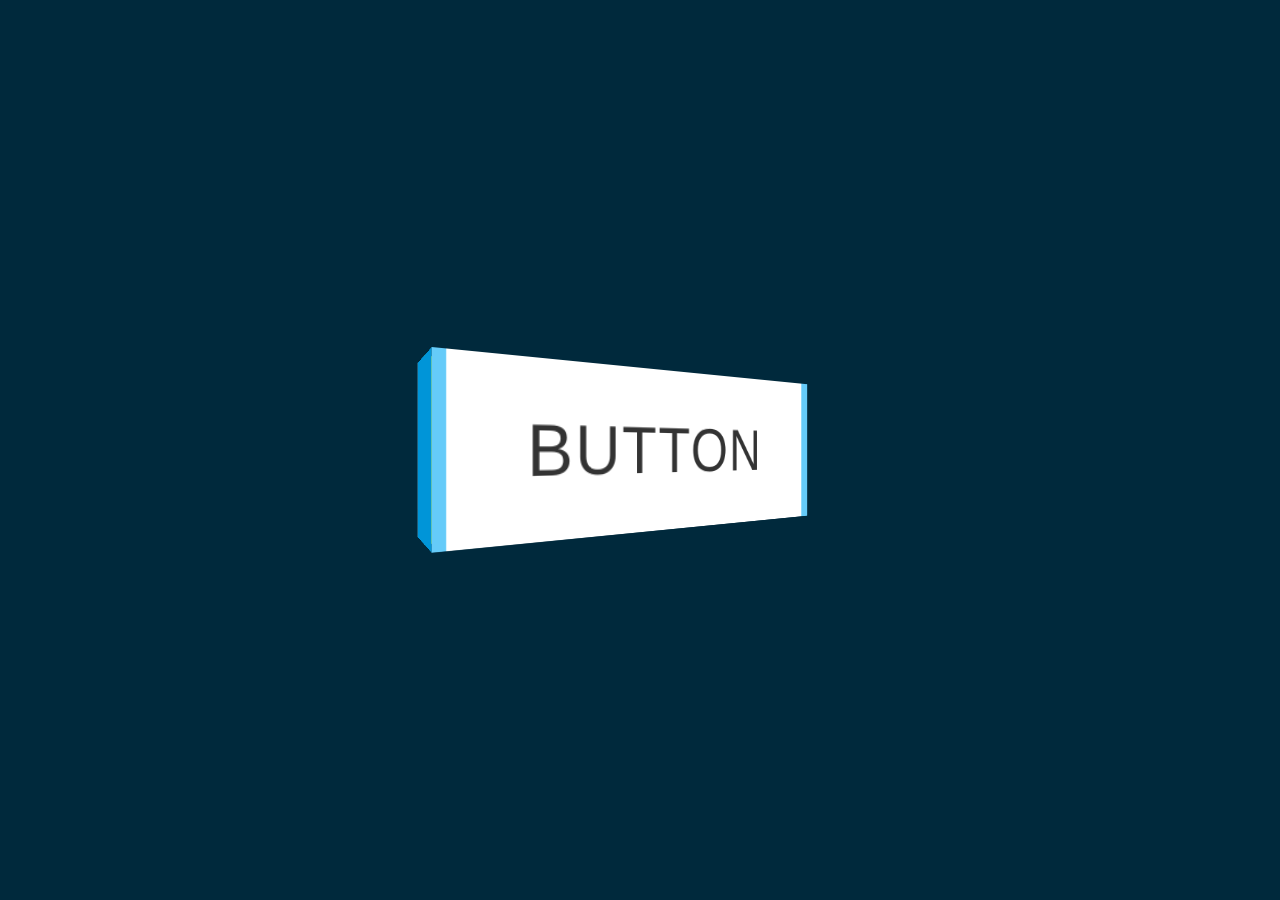
<file: Buttons/index.html>
<!DOCTYPE html>
<html lang="en">
<head>
    <meta charset="UTF-8">
    <meta name="viewport" content="width=device-width, initial-scale=1.0">
    <title>Cube with Video</title>
    <link rel="stylesheet" href="style.css">
</head>
<body>
    <section>
        
        <div class="box">
            <a href="">
                <span>Button</span>
                <span></span>
                <span></span>
                <span>Button</span>
            </a>
        </div>
    </section>
</body>
</html>
</file>
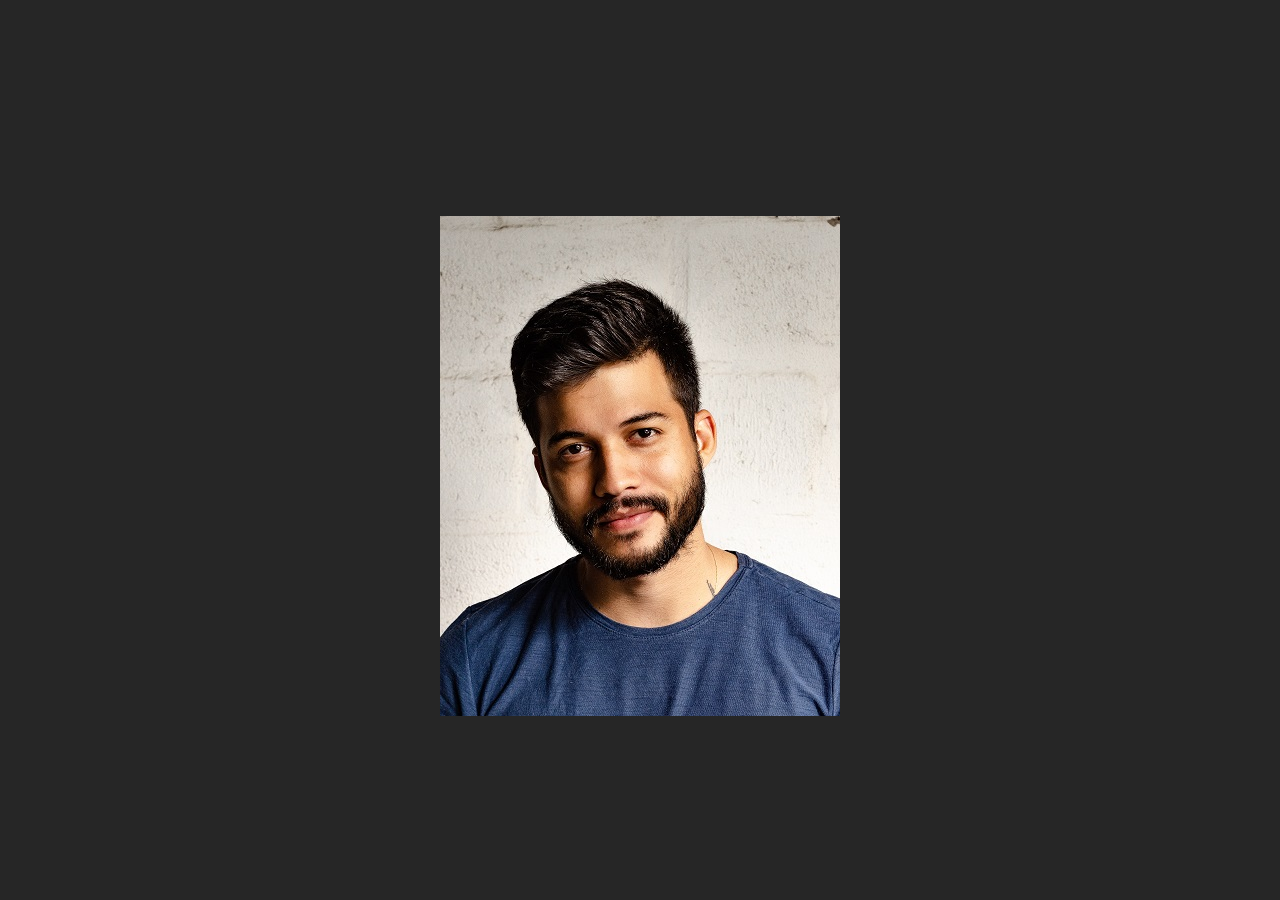
<file: Card Hover/index.html>
<!DOCTYPE html>
<html lang="en">

<head>
    <meta charset="UTF-8">
    <meta name="viewport" content="width=device-width, initial-scale=1.0">
    <title>Cube with Video</title>
    <link rel="stylesheet" href="https://stackpath.bootstrapcdn.com/font-awesome/4.7.0/css/font-awesome.min.css">
    <link href="https://fonts.googleapis.com/css2?family=Josefin+Sans:wght@700&display=swap" rel="stylesheet">
    <link rel="stylesheet" href="style.css">
</head>

<body>
    <div class="container">
        <div class="box">
            <div class="image"></div>
            <div class="details">
                <h2> Famous Personality </h2>
                <div class="icons">
                    <a href="#"><i class="fa fa-facebook" aria-hidden="true"></i></a>
                    <a href="#"><i class="fa fa-twitter" aria-hidden="true"></i></a>
                    <a href="#"><i class="fa fa-linkedin" aria-hidden="true"></i></a>
                    <a href="#"><i class="fa fa-instagram" aria-hidden="true"></i></a>
                </div>
            </div>
        </div>
    </div>
</body>

</html>
</file>
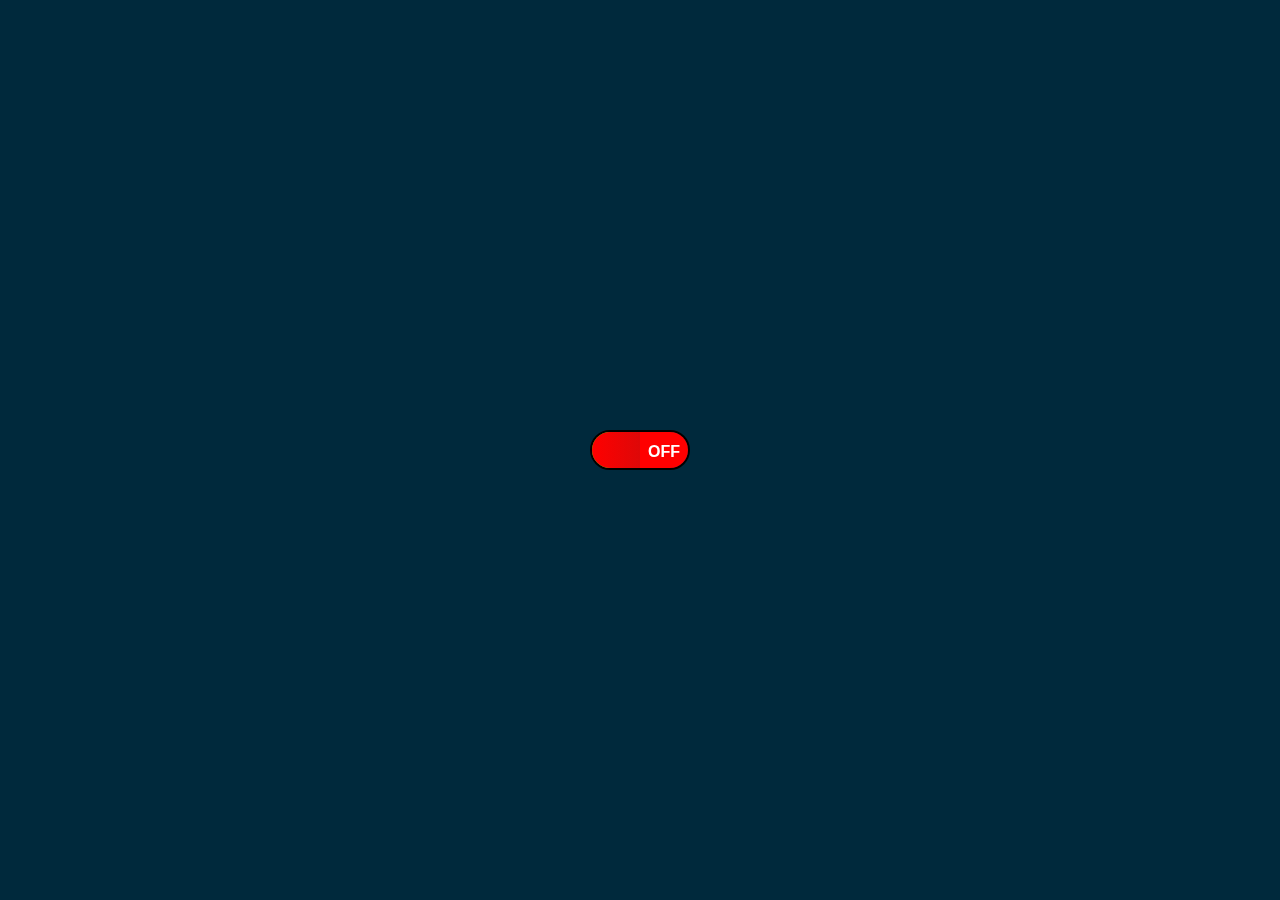
<file: CheckBox/index.html>
<!DOCTYPE html>
<html lang="en">
<head>
    <meta charset="UTF-8">
    <meta name="viewport" content="width=device-width, initial-scale=1.0">
    <title>Checkbox</title>
    <link rel="stylesheet" href="style.css">
</head>
<body>
    <div class="center">
        <input type="checkbox">
        <span>ON</span>
        <span>OFF</span>
    </div>
</body>
</html>
</file>
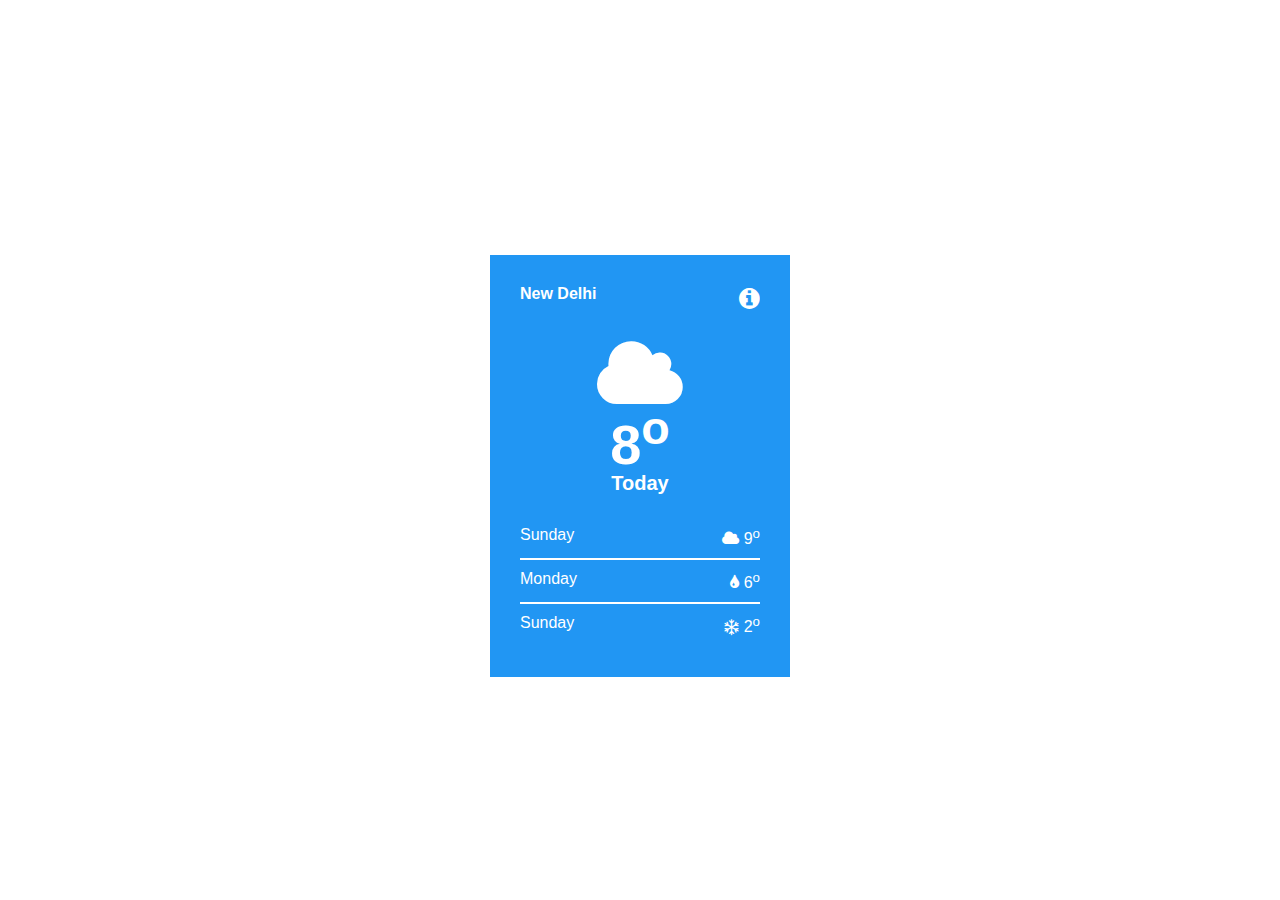
<file: Climate card/index.html>
<!DOCTYPE html>
<html lang="en">

<head>
    <meta charset="UTF-8">
    <meta name="viewport" content="width=device-width, initial-scale=1.0">
    <title>Cube with Video</title>
    <link rel="stylesheet" href="https://stackpath.bootstrapcdn.com/font-awesome/4.7.0/css/font-awesome.min.css">
    <link href="https://fonts.googleapis.com/css2?family=Josefin+Sans:wght@700&display=swap" rel="stylesheet">
    
    <link rel="stylesheet" href="style.css">
</head>

<body>
    <div class="container">
        <div class="card">
            <div class="front active">
                <div class="location"> New Delhi </div>
                <div class="more"><i class="fa fa-info-circle" aria-hidden="true"></i></div>
                <div class="weather">
                    <i class="fa fa-cloud" aria-hidden="true"></i>
                    <h1> 8<sup>o</sup> <br> <span> Today</span></h1>
                </div>
                <ul class="forecast">
                    <li>
                        <div class="day">Sunday</div>
                        <div class="temperature"><i class="fa fa-cloud" aria-hidden="true"></i> 9<sup>o</sup></div>
                    </li>
                    <li>
                        <div class="day">Monday</div>
                        <div class="temperature"><i class="fa fa-tint" aria-hidden="true"></i> 6<sup>o</sup></div>
                    </li>
                    <li>
                        <div class="day">Sunday</div>
                        <div class="temperature"><i class="fa fa-snowflake-o" aria-hidden="true"></i> 2<sup>o</sup>
                        </div>
                    </li>
                </ul>
            </div>

            <div class="back">
                <div class="go-back"><i class="fa fa-chevron-circle-left" aria-hidden="true"></i></div>
                <ul class="forecast">
                    <li>
                        <div class="day">Yesterday</div>
                        <div class="temperature"><i class="fa fa-snowflake-o" aria-hidden="true"></i> 3<sup>o</sup>
                        </div>
                    </li>
                    <li>
                        <div class="day">Today</div>
                        <div class="temperature"><i class="fa fa-cloud" aria-hidden="true"></i> 8<sup>o</sup></div>
                    </li>
                    <li>
                        <div class="day">Tomorrow</div>
                        <div class="temperature"><i class="fa fa-tint" aria-hidden="true"></i> 6<sup>o</sup></div>
                    </li>
                    <li>
                        <div class="day">Sunday</div>
                        <div class="temperature"><i class="fa fa-cloud" aria-hidden="true"></i> 9<sup>o</sup></div>
                    </li>
                    <li>
                        <div class="day">Monday</div>
                        <div class="temperature"><i class="fa fa-cloud" aria-hidden="true"></i> 6<sup>o</sup></div>
                    </li>
                    <li>
                        <div class="day">Tuesday</div>
                        <div class="temperature"><i class="fa fa-snowflake-o" aria-hidden="true"></i> 2<sup>o</sup>
                        </div>
                    </li>
                    <li>
                        <div class="day">Wednesday</div>
                        <div class="temperature"><i class="fa fa-tint" aria-hidden="true"></i> 4<sup>o</sup></div>
                    </li>
                </ul>
            </div>
        </div>

    </div>

    <script src="https://code.jquery.com/jquery-3.5.1.js"></script>
    <script>
        $(document).ready(function(){
            
            $('.more').click(function(){
                $('.back').addClass('active');
                $('.front').removeClass('active');
            });
            $('.go-back').click(function(){
                $('.front').addClass('active');
                $('.back').removeClass('active');
            });
        });
    </script>
</body>

</html>
</file>
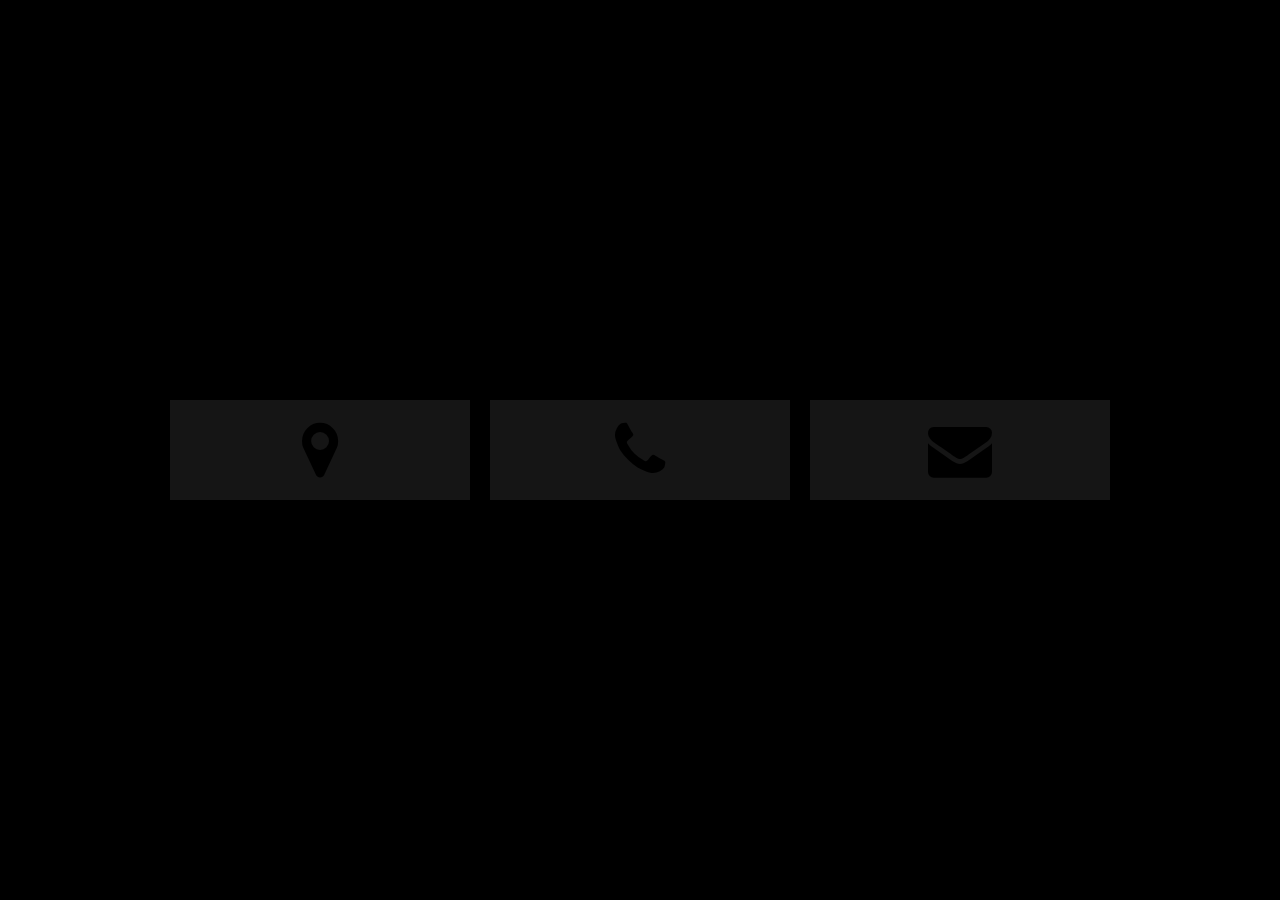
<file: Contact Box/index.html>
<!DOCTYPE html>
<html lang="en">
<head>
    <meta charset="UTF-8">
    <meta name="viewport" content="width=device-width, initial-scale=1.0">
    <title>Cube with Video</title>
    <link rel="stylesheet" href="https://stackpath.bootstrapcdn.com/font-awesome/4.7.0/css/font-awesome.min.css">
    <link rel="stylesheet" href="style.css">
</head>
<body>
    <div class="container">
        <div class="box">
            <div class="icon"><i class="fa fa-map-marker" aria-hidden="true"></i></div>
            <div class="details"><h3>India</h3></div>
        </div>
        <div class="box">
            <div class="icon"><i class="fa fa-phone" aria-hidden="true"></i></div>
            <div class="details"><h3>+91-9818576300</h3></div>
        </div>
        <div class="box">
            <div class="icon"><i class="fa fa-envelope" aria-hidden="true"></i></div>
            <div class="details"><h3>rahul.aggarwal00000@gmail.com</h3></div>
        </div>
    </div>
</body>
</html>
</file>
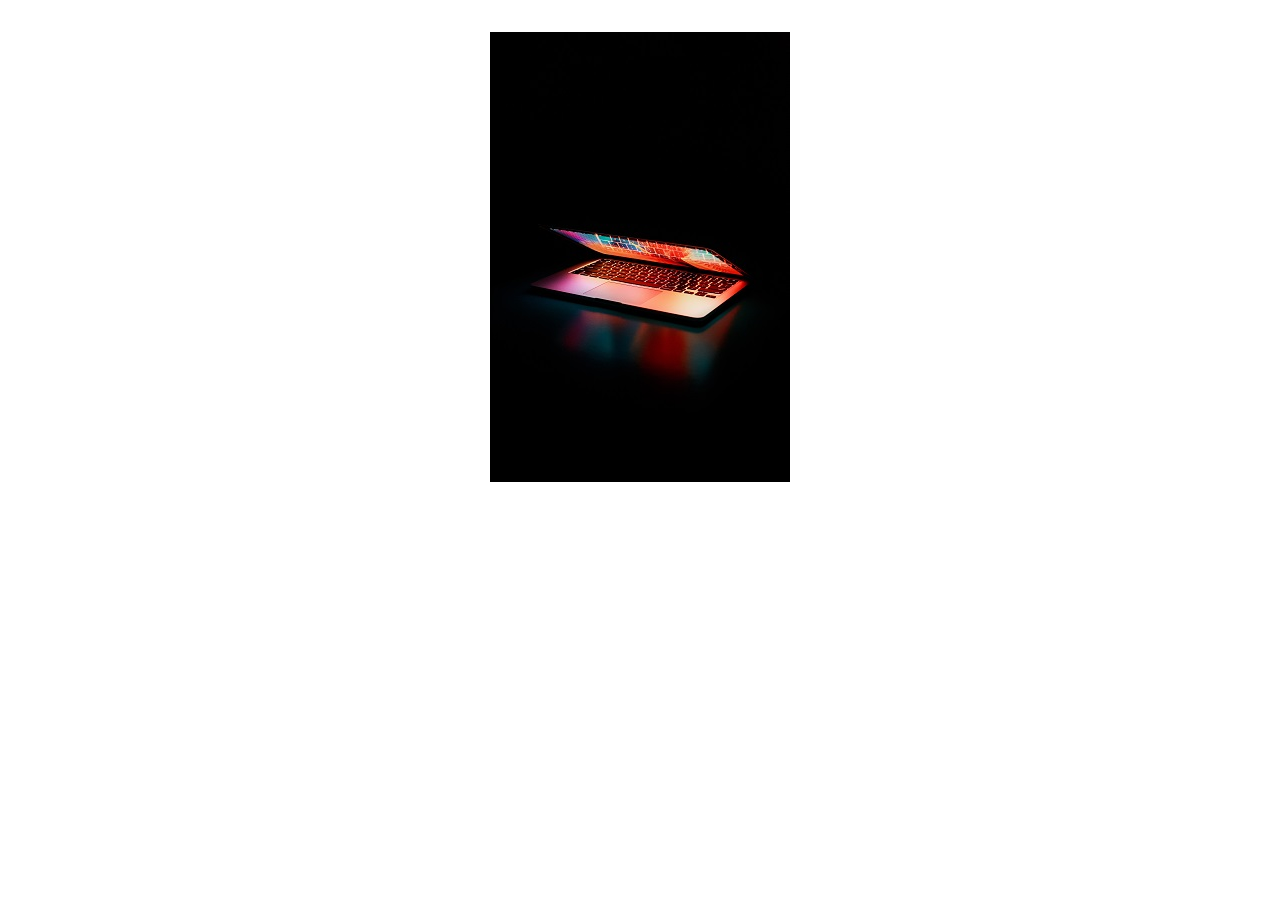
<file: Flipping card/index.html>
<!DOCTYPE html>
<html lang="en">
<head>
    <meta charset="UTF-8">
    <meta name="viewport" content="width=device-width, initial-scale=1.0">
    <title>Cube with Video</title>
    <link rel="stylesheet" href="https://stackpath.bootstrapcdn.com/font-awesome/4.7.0/css/font-awesome.min.css">
    <link href="https://fonts.googleapis.com/css2?family=Josefin+Sans:wght@700&display=swap" rel="stylesheet">
    <link rel="stylesheet" href="style.css">
</head>
<body>
    <div class="container">
        <div class="card">
            <div class="front"><img src="image.jpg" alt="laptop"></div>
            <div class="back">
                <div class="details">
                    <h2> Laptop</h2>
                    <div class="social-icons">
                        <a href="#"><i class="fa fa-facebook" aria-hidden="true"></i></a>
                        <a href="#"><i class="fa fa-twitter" aria-hidden="true"></i></a>
                        <a href="#"><i class="fa fa-google-plus" aria-hidden="true"></i></a>
                        <a href="#"><i class="fa fa-linkedin" aria-hidden="true"></i></a>
                        <a href="#"><i class="fa fa-instagram" aria-hidden="true"></i></a>
                    </div>
                </div>
            </div>
        </div>
    </div>
</body>
</html>
</file>
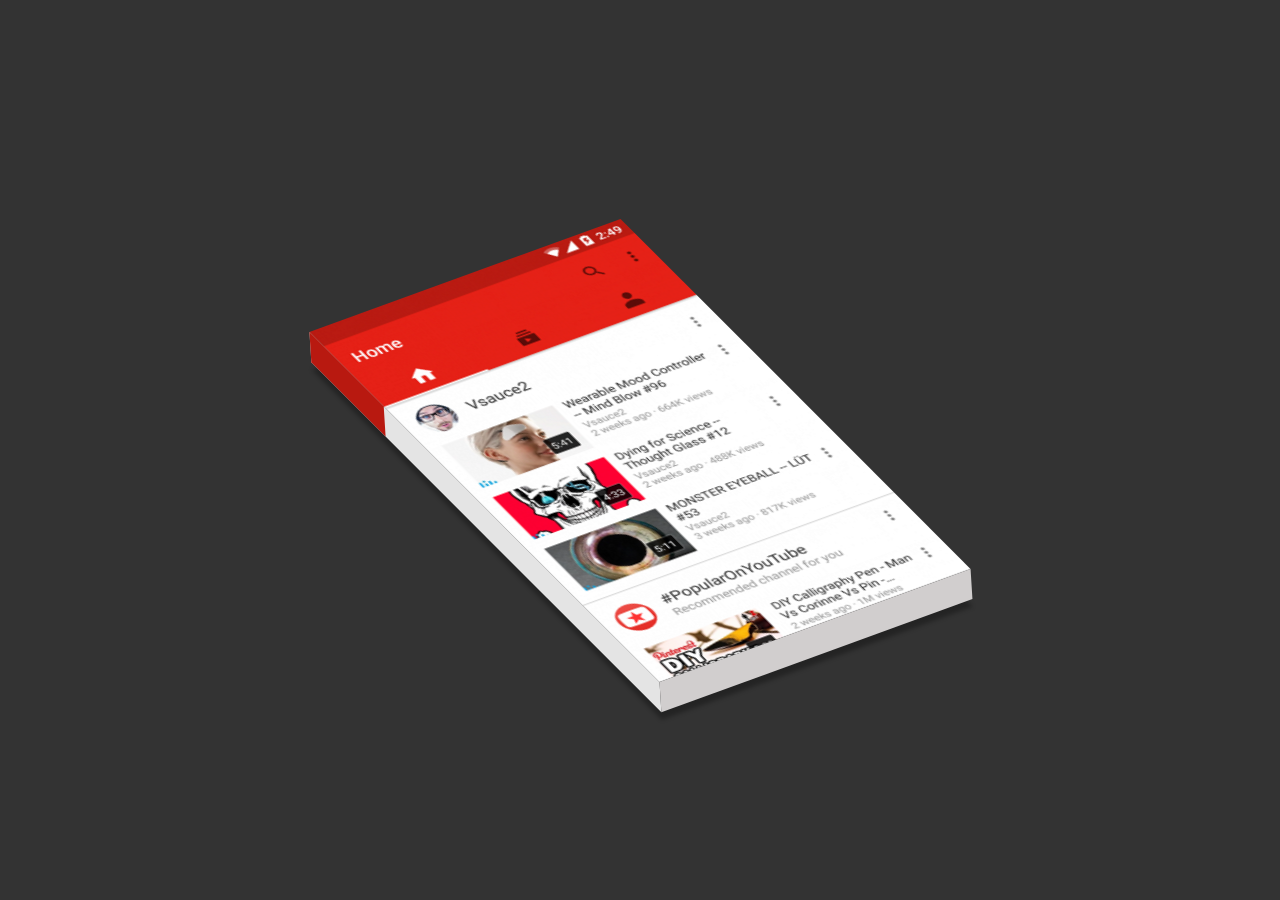
<file: Glass Image Layered/index.html>
<!DOCTYPE html>
<html lang="en">
<head>
    <meta charset="UTF-8">
    <meta name="viewport" content="width=device-width, initial-scale=1.0">
    <title>Cube with Video</title>
    <link rel="stylesheet" href="style.css">
</head>
<body>
    <section>
        
        <div class="box">
            <div class="glass"></div>
            <div class="glass"></div>
        </div>
    </section>
</body>
</html>
</file>
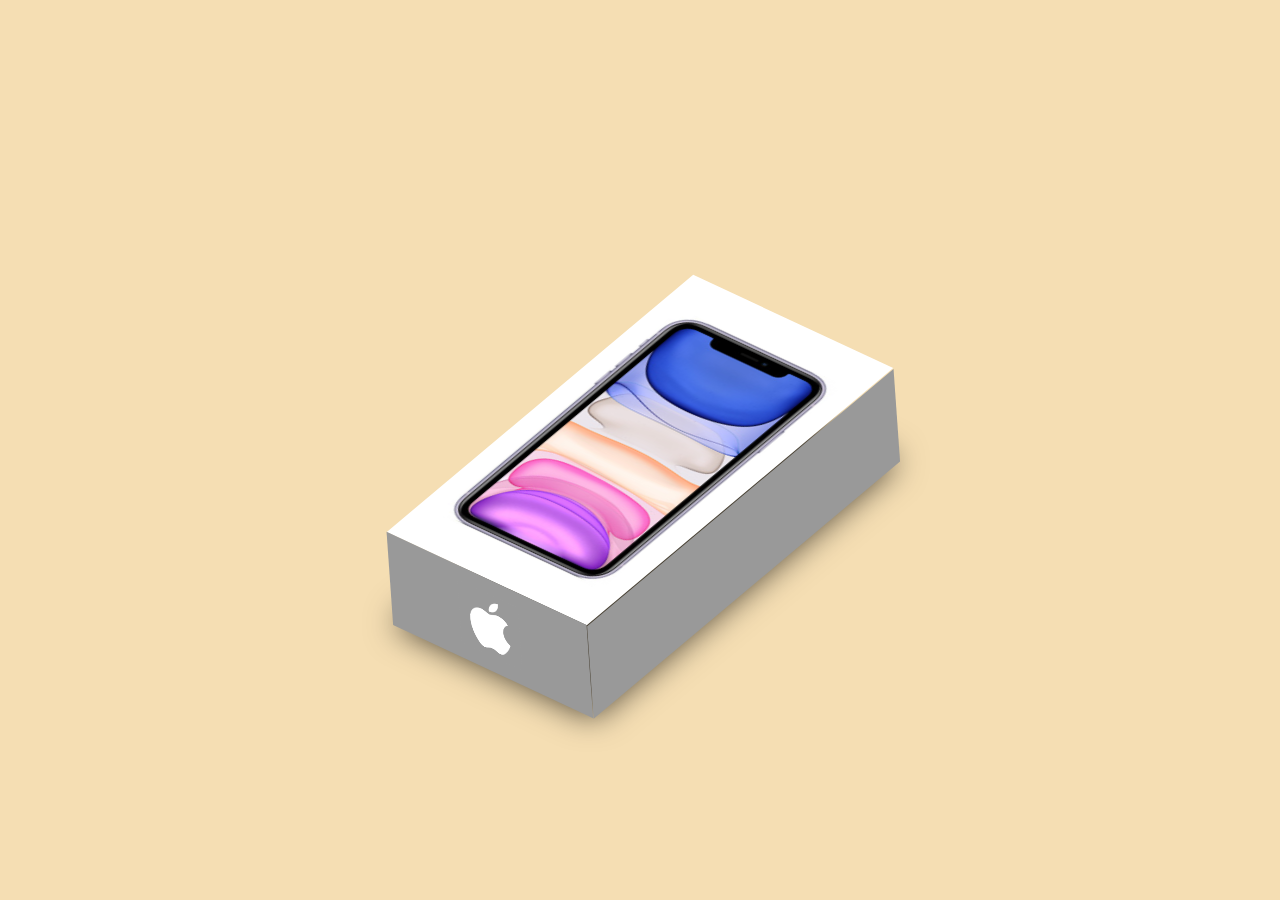
<file: I phone Box/index.html>
<!DOCTYPE html>
<html lang="en">
<head>
    <meta charset="UTF-8">
    <meta name="viewport" content="width=device-width, initial-scale=1.0">
    <title>I phone Box</title>
    <link rel="stylesheet" href="style.css">
</head>
<body>
    <dib class="center">
        <div class="box"></div>
    </dib>
</body>
</html>
</file>
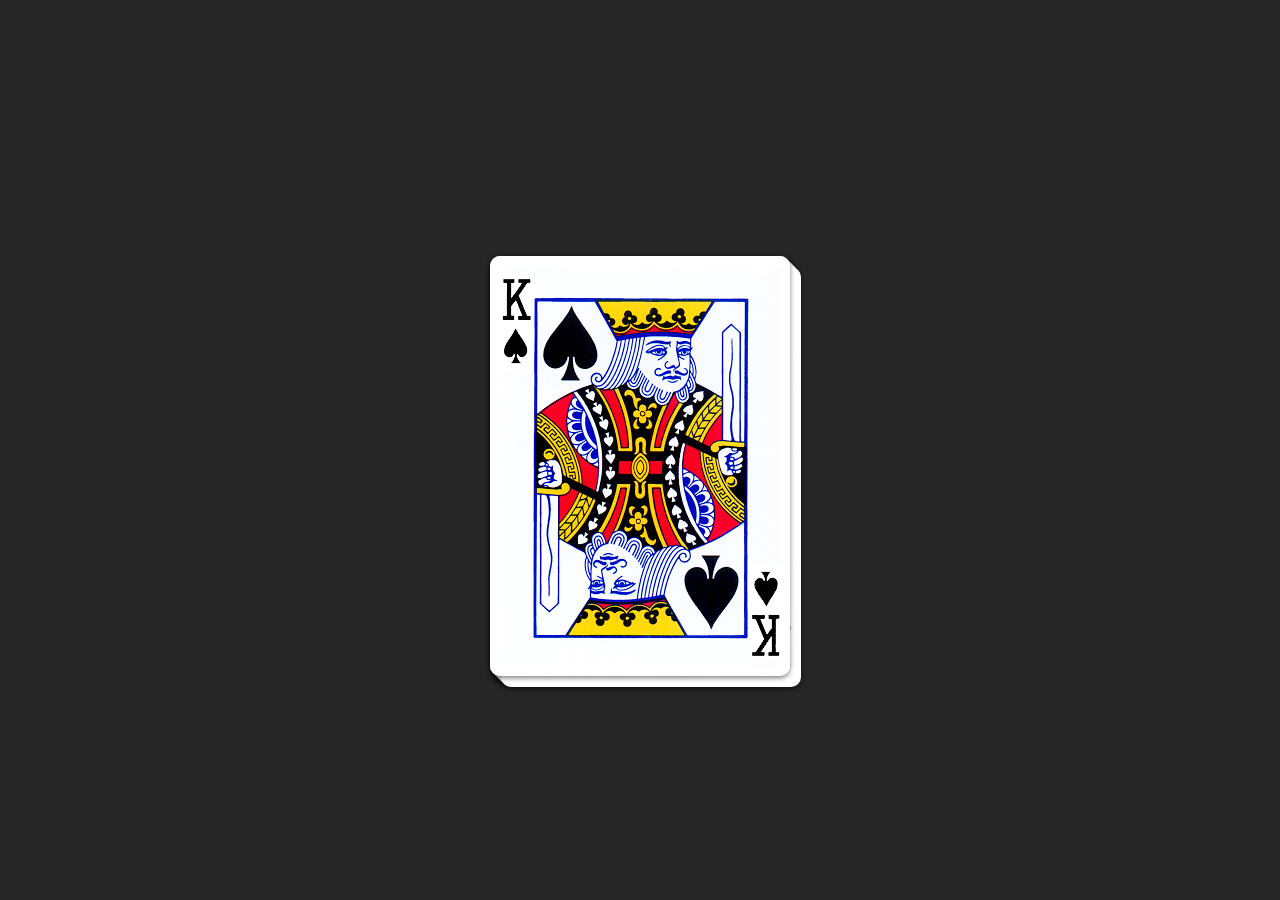
<file: King Card/index.html>
<!DOCTYPE html>
<html lang="en">

<head>
    <meta charset="UTF-8">
    <meta name="viewport" content="width=device-width, initial-scale=1.0">
    <title>Cube with Video</title>
    <link rel="stylesheet" href="https://stackpath.bootstrapcdn.com/font-awesome/4.7.0/css/font-awesome.min.css">
    <link href="https://fonts.googleapis.com/css2?family=Josefin+Sans:wght@700&display=swap" rel="stylesheet">

    <link rel="stylesheet" href="style.css">
</head>

<body>
    <div class="container">
        <div class="deck">
            <div class="card"></div>
            <div class="card"></div>
            <div class="card"></div>
            <div class="card"></div>
            <div class="card"></div>
            <div class="card"></div>
            <div class="card"></div>
        </div>
    </div>


</body>

</html>
</file>
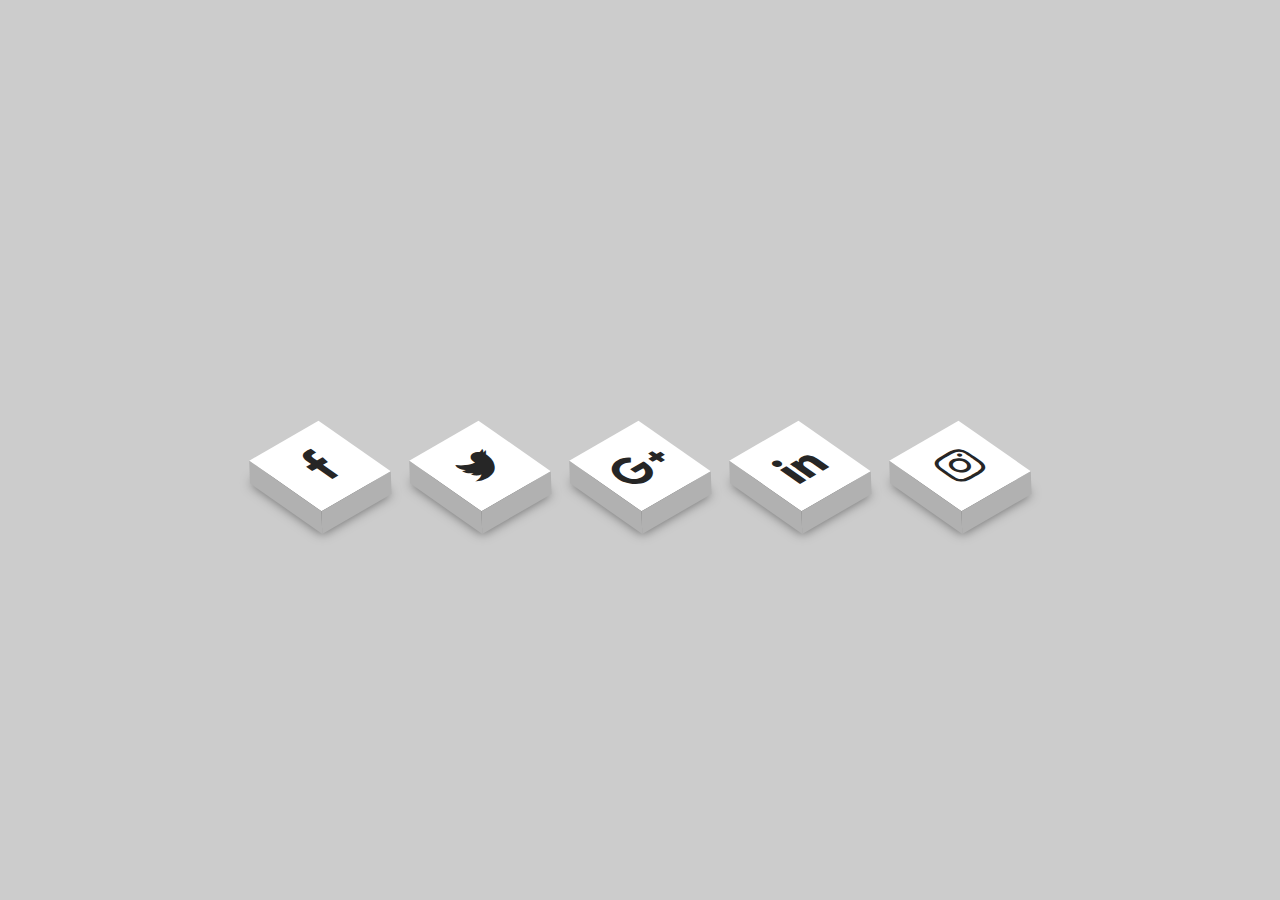
<file: Social icons/index.html>
<!DOCTYPE html>
<html lang="en">
<head>
    <meta charset="UTF-8">
    <meta name="viewport" content="width=device-width, initial-scale=1.0">
    <title>Cube with Video</title>
    <link rel="stylesheet" href="https://stackpath.bootstrapcdn.com/font-awesome/4.7.0/css/font-awesome.min.css">
    <link href="https://fonts.googleapis.com/css2?family=Josefin+Sans:wght@700&display=swap" rel="stylesheet">
    <link rel="stylesheet" href="style.css">
</head>
<body>
    <div class="container">
        <ul>
            <li>
                <a href="#"><i class="fa fa-facebook" aria-hidden="true"></i></a>    
            </li>
            <li>
                <a href="#"><i class="fa fa-twitter" aria-hidden="true"></i></a>
            </li>
            <li>
                <a href="#"><i class="fa fa-google-plus" aria-hidden="true"></i></a>
            </li>
            <li>
                <a href="#"><i class="fa fa-linkedin" aria-hidden="true"></i></a>
            </li>
            <li>
                <a href="#"><i class="fa fa-instagram" aria-hidden="true"></i></a>
            </li>
        </ul>
    
    </div>
</body>
</html>
</file>
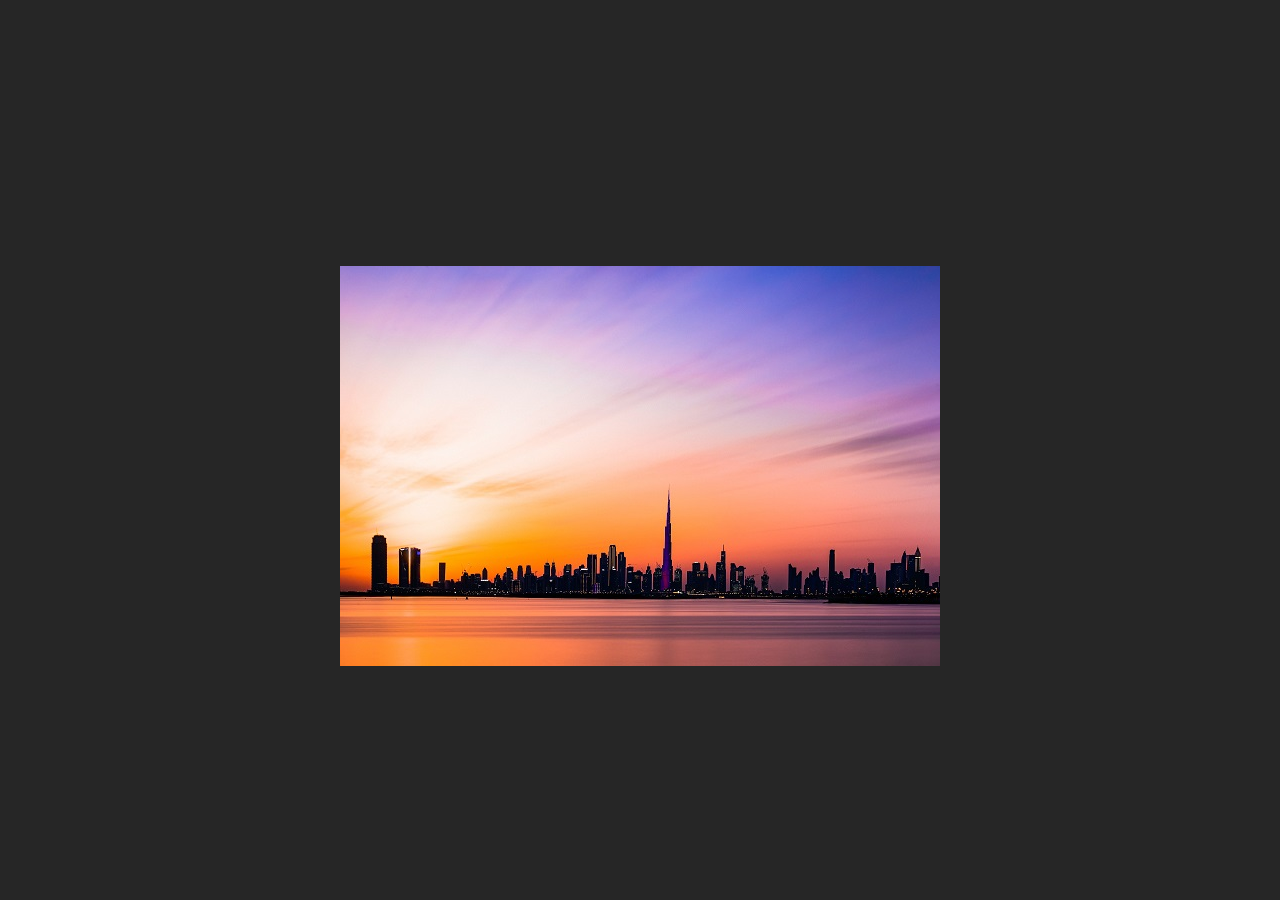
<file: Split Image/index.html>
<!DOCTYPE html>
<html lang="en">

<head>
    <meta charset="UTF-8">
    <meta name="viewport" content="width=device-width, initial-scale=1.0">
    <title>Cube with Video</title>
    <link rel="stylesheet" href="https://stackpath.bootstrapcdn.com/font-awesome/4.7.0/css/font-awesome.min.css">
    <link href="https://fonts.googleapis.com/css2?family=Josefin+Sans:wght@700&display=swap" rel="stylesheet">
    <link rel="stylesheet" href="style.css">
</head>

<body>
    <div class="container">
        <div class="box">
            <div class="about">
                <h2>Split Image on hover</h2>
                <p>Lorem ipsum dolor, sit amet consectetur adipisicing elit. Debitis nisi veniam quas quo beatae dicta
                    dolor unde, in fugiat eligendi repellendus similique perspiciatis repellat ipsam quae nostrum
                    dolores a maiores.
                </p>
            </div>
            <div class="image">
                
            </div>
        </div>

    </div>
</body>

</html>
</file>
<file: Buttons/style.css>
*{
    padding: 0;
    margin: 0;
    box-sizing: border-box;
    font-family: sans-serif;
}

.box{
    width: 100vw;
    height: 100vh;
    display: flex;
    align-items: center;
    justify-content: center;
    background-color: #00293c;
}

a{
    position: relative;
    width: 400px;
    height: 150px;
    transform-style: preserve-3d;
    background-color: yellow;
    transform: perspective(500px) rotateY(31deg);
    transition: 5s;
}

a:hover{
    transform: perspective(500px) rotateY(360deg);
}

span{
    position: absolute;
    top: 0;
    left: 0;
    display: flex;
    justify-content: center;
    align-items: center;
    width: 100%;
    height: 100%;
    font-size: 60px;
    text-transform: uppercase;
    background-color: #fff;
    color: #333;
    letter-spacing: 2px;
}

a span:nth-child(1){
    transform: translateZ(38px);
    border-left: 10px solid #65cbf9 ;
    border-right: 10px solid #65cbf9 ;
}
a span:nth-child(4){
    transform: translateZ(-38px);
    border-left: 10px solid #65cbf9 ;
    border-right: 10px solid #65cbf9 ;
}

a span:nth-child(2),
a span:nth-child(3){
    width: 76px;
    height: 100%;
    background-color: #0095d8;
}

a span:nth-child(2){
    transform: rotateY(90deg) translateZ(362px);
}
a span:nth-child(3){
    transform: rotateY(90deg) translateZ(-38px);
}
</file>
<file: Card Hover/style.css>
*{
    padding: 0;
    margin: 0;
    box-sizing: border-box;
    font-family: sans-serif;
}

.container{
    width: 100vw;
    height: 100vh;
    display: flex;
    justify-content: center;
    padding-top: 2rem ;
    align-items: center;
    background-color: #262626;
}

.box{
    position: relative;
    width: 400px;
    height: 500px;
    background-color: #000;
    cursor: pointer;
}

.image{
    position: absolute;
    top: 0;
    left: 0;
    width: 100%;
    height: 100%;
    transform-origin: top;
    transform: rotateX(0deg) translateY(0);
    transition: .5s;
    background: url(image.jpg);
}

.details{
    position: absolute;
    top: 0;
    left: 0;
    width: 100%;
    height: 100%;
    transform-origin: bottom;
    transform: rotateX(-90deg) translateY(100%);
    transition: .5s;
    background: #000;
    display: flex;
    justify-content: center;
    align-items: center;
    flex-direction: column;
}

h2{
    margin: 3rem 0;
    color: white;
}

.icons{
    width: 100%;
    display: flex;
    justify-content: space-evenly;
}

a{
    display: block;
    background-color: white;
    width: 40px;
    height: 40px;
    text-align: center;
    text-decoration: none;
    border-radius: 50%;
    transition: .5s;
}

a:nth-child(1):hover{
    background-color: #3b5999;
}
a:nth-child(2):hover{
    background-color: #55acee;
}
a:nth-child(3):hover{
    background-color: #0077B5;
}
a:nth-child(4):hover{
    background-color: #e4405f;
}
.fa{
    font-size: 20px;
    line-height: 40px;
    color: black;
}
.box:hover .details{
    transform: rotateX(0deg) translateY(0);
}
.box:hover .image{
    transform: rotateX(90deg) translateY(-100%);
}
</file>
<file: CheckBox/style.css>
* {
    
    padding: 0;
    margin: 0;
    box-sizing: border-box;
    font-family: sans-serif;
}

body{
    display: flex;
    justify-content: center;
    align-items: center;
    min-height: 100vh;
    min-width: 100vw;
    background-color:#00293c;
}
.center {
    display: flex;
    position: absolute;

    transform-style: preserve-3d;
    perspective: 200px;
    border: 2px solid black;
    border-radius: 40px;
    width: 100px;
    height: 40px;
}

input[type="checkbox"] {
    width: 100px;
    height: 40px;
    position: relative;
    margin: 0;
    -webkit-appearance: none;
    outline: 0;
    transition: 0.5s;
    cursor: pointer;

}

span {
    position: absolute;
    top: 0;
    width: 50%;
    height: 100%;
    line-height: 40px;
    text-align: center;
    pointer-events: none;
    font-weight: bold;
    transform-style: preserve-3d;
    color: white;
}

span:nth-child(2) {
    left: 0;
    background-color: #0f0;
    border-top-left-radius: 40px;
    border-bottom-left-radius: 40px;
}

span:nth-child(2)::before {
    content: '';
    position: absolute;
    right: 0;
    top: 0;
    width: 100%;
    height: 100%;
    background: linear-gradient(90deg, #f00, #de0808);
    border-top-left-radius: 40px;
    border-bottom-left-radius: 40px;
    transform-origin: right;
    transition: 1s;
    backface-visibility: hidden;
}

input[type="checkbox"]:checked ~ span:nth-child(2)::before {
    transform: rotateY(180deg);
}

span:nth-child(3) {
    right: 0;
    background-color: #f00;
    border-top-right-radius: 40px;
    border-bottom-right-radius: 40px;
}

span:nth-child(3)::before {
    content: '';
    position: absolute;
    left: 0;
    top: 0;
    width: 100%;
    height: 100%;
    background: linear-gradient(90deg, #0cd20c, #0f0);
    border-top-right-radius: 40px;
    border-bottom-right-radius: 40px;
    transform-origin: left;
    transition: 1s;
    backface-visibility: hidden;
    transform: rotateY(180deg);
}

input[type="checkbox"]:checked ~ span:nth-child(3)::before {
    transform: rotateY(360deg);
}
</file>
<file: Climate card/style.css>
*{
    padding: 0;
    margin: 0;
    box-sizing: border-box;
    font-family: sans-serif;
}

.container{
    width: 100vw;
    height: 100vh;
    display: flex;
    justify-content: center;
    
    padding-top: 2rem ;
    align-items: center;

}

.card{
    position: relative;
    width: 300px;
    min-height: 400px;
}

.front{
    width: 100%;
    height: 100%;
    background: #2196f3;
    padding: 30px;
    transition: .5s;
    transform-origin: right;
}

.location{
    font-weight: bold;
    width: 50%;
    float: left;
    color: white;
}
.more{
    display: block;
    width: 50%;
    text-align: right;
    float: right;
    cursor: pointer;
    color: white;
    font-size: 24px;
}
.weather{
    padding: 50px 0 20px;
    text-align: center;
}
.weather .fa{
    font-size: 80px;
    color: white;
}
.weather h1{
    font-size: 56px;
    color: white;
    line-height: 26px;
}

.weather h1 span{
    font-size: 20px;
}



.forecast li{
    padding: 10px 0;
    border-bottom:2px solid white ;
    display: flex;
    font-size: bold;
    cursor: pointer;
    color: white;
}
.forecast li:last-child{
    border-bottom: none;
}
.forecast li .day{
    width: 50%;
}
.forecast li .temperature{
    width: 50%;
    text-align: right;
}

.back{
    position: absolute;
    left: 0;
    top: 0;
    width: 100%;
    height: 100%;
    padding: 30px;
    background: #ff2877;
    transform-origin:left;
    transition: .5s;
    transform: translateX(100%) rotateY(90deg);
}

.back.active{
    transform: translateX(0) rotateY(0deg);
}
.front.active{
    transform: translateX(0) rotateY(0deg);
}

.front{
    transform: translateX(-100%) rotateY(90deg)  ;
}

.go-back{
    font-size: 24px;
    color: white;
    text-align: right;
}

.go-back .fa{
    cursor: pointer;
}
</file>
<file: Contact Box/style.css>
*{
    padding: 0;
    margin: 0;
    box-sizing: border-box;
    font-family: sans-serif;
}

.container{
    width: 100vw;
    height: 100vh;
    display: flex;
    justify-content: center;
    align-items: center;
    background-color: #000000;
}

.box{
    position: relative;
    width: 300px;
    height: 100px;
    text-align: center;
    margin: 0 10px;
}

.icon{
    width: 100%;
    height: 100%;
    background: #151515;
    transition: .5s;
    transform-origin: top;
    transform: translateY(0) rotateX(0deg);
}

.box:hover .icon{
    transform: translateY(100%) rotateX(90deg);
}

.fa{
    font-size: 4em;
    line-height: 100px;
}

.details{
    position: absolute;
    top: 0;
    left: 0;
    width: 100%;
    background-color: #03a9f4;
    height: 100%;
    transition: 0.5s;
    transform-origin: bottom;
    transform: translateY(-100px) rotateX(90deg);
}
.box:hover .details{
    transform: translateY(0) rotateX(0deg);
}

h3{
    padding: 0;
    margin: 0;
    line-height: 100px;
    font-size: 17px;
    color: white;
}

.box:nth-child(2) .details{
    background-color: #e91e63;
}
.box:nth-child(3) .details{
    background-color: #8bc34a;
}
</file>
<file: Flipping card/style.css>
@import url('https://fonts.googleapis.com/css2?family=Josefin+Sans:wght@700&display=swap');
*{
    padding: 0;
    margin: 0;
    box-sizing: border-box;
    font-family:'Josefin Sans', sans-serif;
}

.container{
    width: 100vw;
    height: 100vh;
    display: flex;
    justify-content: center;
    padding-top: 2rem ;
    /* align-items: center; */
    /* background-color: #000000; */
}

.card{
    position: relative;
    width: 300px;
    height: 450px;
    transform-style: preserve-3d;
    transform: perspective(1200px);
    transition: 0.5s;
}

.front{
    position: absolute;
    left: 0;
    top: 0;
    width: 100%;
    height: 100%;
    background-color: #000;
    backface-visibility: hidden;
    transform: rotateX(0deg);
    transform-origin:bottom ;
    transition: 0.5s;
}

.card:hover .front{
    transform: rotateX(-180deg);
}
.back{
    position: absolute;
    left: 0;
    top: 0;
    width: 100%;
    height: 100%;
    background-color: #000;
    backface-visibility: hidden;
    transform: rotateX(180deg);
    transition: 0.5s;
}

.back::before{
    content: '';
    position: absolute;
    left: -50%;
    top: 0;
    width: 100%;
    height: 100%;
    background: rgba(255,255,255,0.1);
}
.card:hover .back{
    transform: rotateX(0deg);
}

.details{
    color: white;
    display: flex;
    justify-content: center;
    flex-direction: column;
    height: 100%;
    width: 100%;
    align-items: center;
    text-align: center;
}

h2{
    font-size: 4rem;
}
.social-icons{
    padding: 10px 0;
    z-index: 1;
}

.social-icons a{
    display: inline-block;
    width: 36px;
    height: 36px;
    background-color: #262626;
    color: white;
    text-align: center;
    text-decoration: none;
    border-radius: 50%;
    transition: 0.5s;
}
.fa{
    line-height: 36px;
}

a:hover {
    background-color: #e91e63;
}
</file>
<file: Glass Image Layered/style.css>
body {
    margin: 0;
    padding: 0;
    display: flex;
    justify-content: center;
    align-items: center;
    min-height: 100vh;
    min-width: 100vw;
    background: rgba(0, 0, 0, 0.8);
}

.box{
    position: relative;
    width: 300px;
    height: 495px;
    background: url('logo.PNG') no-repeat;
    transform: rotate(-45deg) skewY(25deg);
    box-shadow: -25px 40px 4px rgba(0, 0, 0, .3);
    transition: 0.5s;
}

.box:hover{
    transform: rotate(-45deg) skewY(25deg) translate(20px,-20px);
    box-shadow: -60px 100px 60px rgba(0, 0, 0, .5);
}

.box::before{
    content: '';
    position: absolute;
    width: 20px;
    height: 100%;
    top: 0;
    left: -20px;
    box-sizing: border-box;
    border-top: 105px solid #B81910;
    background-color: #e4e4e4;
    transform-origin: right;
    transform: skewY(-58deg);
}
.box::after{
    content: '';
    position: absolute;
    width: 100%;
    height: 32px;
    bottom: -32px;
    left: 0px;
    box-sizing: border-box;
    background-color: #d1cece;
    transform-origin: top;
    transform: skewX(-32deg);
}
.glass{
    position: absolute;
    top: 0;
    left: 0;
    width: 100%;
    height: 100%;
    background: rgba(255,255,255,0.001);
    box-shadow: 0px 0px 10px rgba(0, 0, 0, 0);
    transition: 0.5s;
    overflow: hidden;
}

.box:hover .glass{
    top: -40px;
    left: 30px;
    background: rgba(255,255,255,0.05);
    box-shadow: -2px 2px 10px rgba(0, 0, 0, .3);
}
.box:hover .glass:nth-child(2){
    top: -80px;
    left: 60px;
    background: rgba(255,255,255,0.05);
    box-shadow: -2px 2px 10px rgba(0, 0, 0, .3);
}
</file>
<file: I phone Box/style.css>
* {
    padding: 0;
    margin: 0;
    box-sizing: border-box;
}

body{
    background-color:wheat;;
}
/* Positioning */
.center {
    position: absolute;
    top: 50%;
    left: 50%;
    transform: translate(-50%, -50%);
}

.box {
    position: relative;
    width: 400px;
    height: 200px;
    transform: perspective(0px) rotate(-40deg) skew(25deg);
    box-shadow: -90px 75px 30px rgba(0, 0, 0, .7);
    background: #ffffff url('logo.png');
    background-size: 320px;
    background-repeat: no-repeat;
    background-position: 50% 50%;
    transition: 0.8s;
}
.box:hover{
    transform: perspective(500px) rotate(-40deg) skew(25deg) translate(50px, -50px);
    box-shadow: -150px 115px 90px rgba(0, 0, 0, .9);
    cursor: pointer;
}

.box::before{
    content: '';
    width: 90px;
    height: 100%;
    position: absolute;
    top:0;
    left: 0;
    transform: skewY(-40deg) translate(-90px,-38px);
    background: #999999 url('apple.png');
    background-size: 60px;
    background-repeat: no-repeat;
    background-position: 50% 50%;
}

.box::after{
    content: '';
    width: 100%;
    height: 75px;
    position: absolute;
    bottom:0;
    left: 0;
    transform: skewX(-50deg) translate(45px,76px);
    background: #999999;
    background-size: 60px;
    background-repeat: no-repeat;
    background-position: 50% 50%;
}
</file>
<file: King Card/style.css>
*{
    padding: 0;
    margin: 0;
    box-sizing: border-box;
    font-family: sans-serif;
}

body{
    background-color: #262626;
}
.container{
    width: 100vw;
    height: 100vh;
    display: flex;
    justify-content: center;
    background-color: #262626;
    padding-top: 2rem ;
    align-items: center;
}

.deck{
    position: relative;
    width: 300px;
    height: 420px;
    background-color: #262626;
}

.card{
    position: absolute;
    left: 0;
    top: 0;
    width: 100%;
    height: 100%;
    background: url(image.png);
    box-shadow: 0 2px 5px rgba(0, 0, 0, .5);
    transition: .5s;
    transform-origin: bottom;
    border-radius: 10px;
}

.card:nth-child(1){
    transform: translate(0px,0px);
}
.card:nth-child(2){
    transform: translate(2px,2px);
}
.card:nth-child(3){
    transform: translate(4px,4px);
}
.card:nth-child(4){
    transform: translate(6px,6px);
}
.card:nth-child(5){
    transform: translate(8px,8px);
}
.card:nth-child(6){
    transform: translate(10px,10px);
}
.card:nth-child(6){
    transform: translate(11px,11px);
}

.deck:hover .card:nth-child(1){
    transform: rotate(-45deg) translate(0px,0px);
}
.deck:hover .card:nth-child(2){
    transform: rotate(-30deg) translate(0px,0px);
}
.deck:hover .card:nth-child(3){
    transform: rotate(-15deg) translate(0px,0px);
}
.deck:hover .card:nth-child(4){
    transform: rotate(0deg) translate(0px,0px);
}
.deck:hover .card:nth-child(5){
    transform: rotate(15deg) translate(0px,0px);
}
.deck:hover .card:nth-child(6){
    transform: rotate(30deg) translate(0px,0px);
}
.deck:hover .card:nth-child(7){
    transform: rotate(45deg) translate(0px,0px);
}
.deck .card:hover{
    z-index: 1;
    box-shadow: 0 20px 15px rgba(0, 0, 0, .5);
}
</file>
<file: Social icons/style.css>
@import url('https://fonts.googleapis.com/css2?family=Josefin+Sans:wght@700&display=swap');
*{
    padding: 0;
    margin: 0;
    box-sizing: border-box;
    font-family:'Josefin Sans', sans-serif;
}

.container{
    width: 100vw;
    height: 100vh;
    display: flex;
    justify-content: center;
    padding-top: 2rem ;
    align-items: center;
    background-color: #ccc;
}
ul{
    display: flex;
}
li{
    list-style: none;
    margin: 0 40px;
}

.fa{
    font-size: 40px;
    color: #262626;
    line-height: 80px;
    transition: .5s;
}
a{
    position: relative;
    display: block;
    width: 80px;
    height: 80px;
    background: white;
    text-align: center;
    transform: perspective(1000px) rotate(-30deg) skew(25deg) translate(0,0);
    transition: 0.5s;
    box-shadow: -20px 20px 10px rgba(0, 0, 0, .5);
}

a::before{
    content: '';
    position: absolute;
    top: 10px;
    left: -20px;
    width: 20px;
    height: 100%;
    background: #b1b1b1;
    transition: .5s;
    transform: rotate(0) skewY(-45deg);
}

a::after{
    content: '';
    position: absolute;
    bottom: -20px;
    left: -10px;
    width: 100%;
    height: 20px;
    background: #b1b1b1;
    transition: .5s;
    transform: rotate(0) skewX(-45deg);
}
a:hover{
    transform: perspective(1000px) rotate(-30deg) skew(25deg) translate(20px,-20px);
    box-shadow: -50px 50px 50px rgba(0, 0, 0, .5);
}

a:hover .fa{
    color: white;
}

li:nth-child(1):hover a{
    background-color: #3b5999;
}
li:nth-child(1):hover a::before{
    background-color: #4363a7;
}
li:nth-child(1):hover a::after{
    background-color: #5774b1;
}

li:nth-child(2):hover a{
    background-color: #55acee;
}
li:nth-child(2):hover a::before{
    background-color: #5eb5f7;
}
li:nth-child(2):hover a::after{
    background-color: #6bbaf7;
}

li:nth-child(3):hover a{
    background-color: #dd4b39;
}
li:nth-child(3):hover a::before{
    background-color: #e65845;
}
li:nth-child(3):hover a::after{
    background-color: #f3614d;
}

li:nth-child(4):hover a{
    background-color: #0077B5;
}
li:nth-child(4):hover a::before{
    background-color: #0980c0;
}
li:nth-child(4):hover a::after{
    background-color: #138aca;
}
li:nth-child(5):hover a{
    background-color: #e4405f;
}
li:nth-child(5):hover a::before{
    background-color: #e94966;
}
li:nth-child(5):hover a::after{
    background-color: #f0526f;
}
</file>
<file: Split Image/style.css>
*{
    padding: 0;
    margin: 0;
    box-sizing: border-box;
    font-family: sans-serif;
}

.container{
    width: 100vw;
    height: 100vh;
    display: flex;
    justify-content: center;
    
    padding-top: 2rem ;
    align-items: center;
    background-color: #262626;
}
.box{
    position: relative;
    width: 600px;
    height: 400px;
    background-color: black;
}

.about{
    position: absolute;
    text-align: center;
    top: 50%;
    transform: translateY(-50%);
    color: white;
}
h2{
    margin: 30px 0;
    padding: 0;
    font-size: 30px;
    text-transform: uppercase;
}

.image{
    width: 100%;
    height: 100%;
    /* background-color: #fff; */
}

.image::before{
    content: '';
    position: absolute;
    top: 0;
    left: 0;
    width: 50%;
    height: 100%;
    background: url(image.jpg);
    transform-origin: bottom;
    transition: .5s;
}
.box:hover .image::before{
    transform: rotateX(90deg);
}
.image::after{
    content: '';
    position: absolute;
    top: 0;
    right: 0;
    width: 50%;
    height: 100%;
    background: url(image.jpg);
    background-position: 300px;
    transform-origin: top;
    transition: .5s;
}

.box:hover .image::after{
    transform: rotateX(-90deg);
}
</file>
